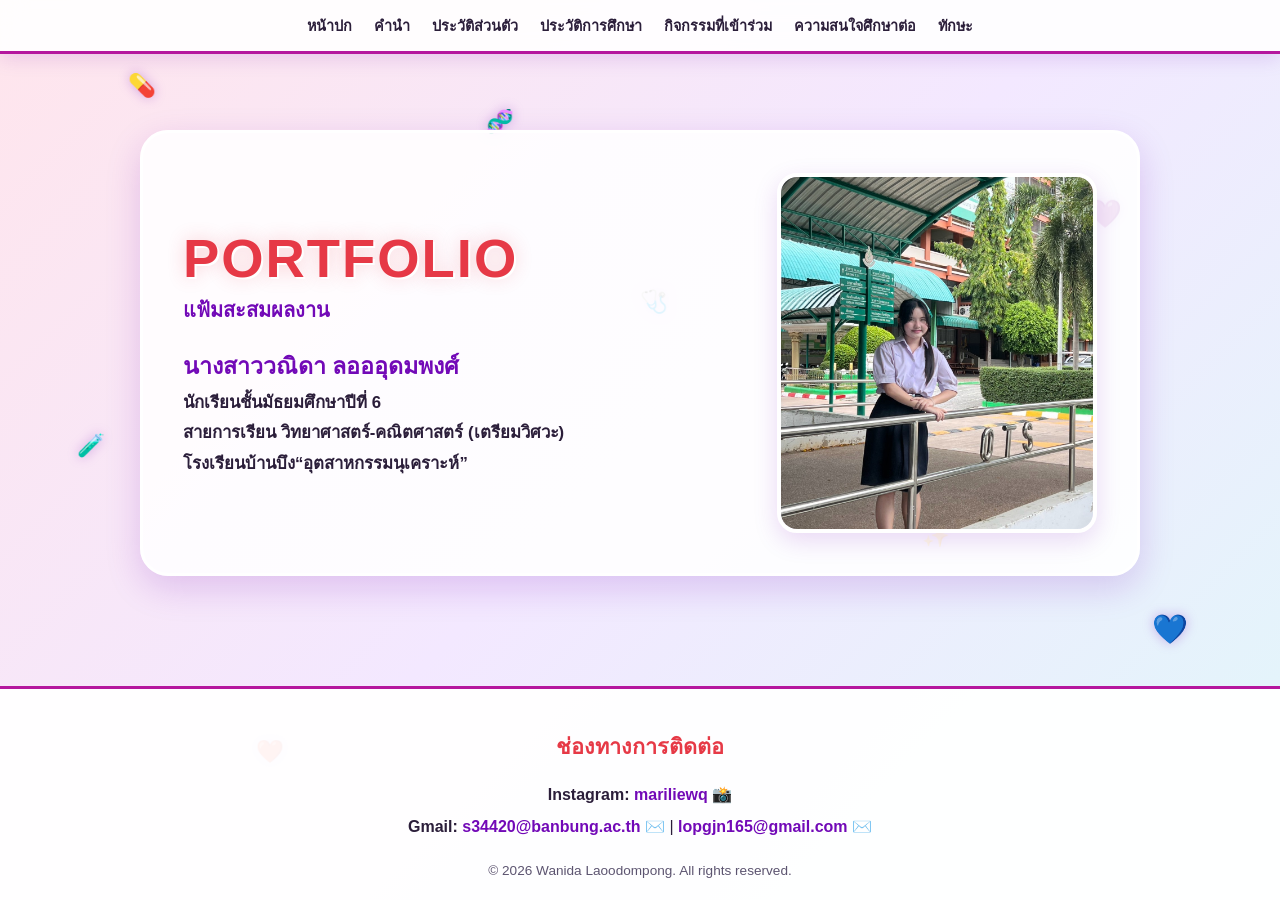
<file: index.html>
<!DOCTYPE html>
<html lang="th">
<head>
  <meta charset="UTF-8">
  <meta name="viewport" content="width=device-width, initial-scale=1.0">
  <meta name="description" content="แฟ้มสะสมผลงาน Portfolio ของวณิดา ลอออุดมพงศ์">
  <title>หน้าปก // PORTFOLIO</title>
  <link rel="stylesheet" href="style.css">
</head>

<body>

  <!-- พื้นหลัง -->
  <div class="sparkles-container">
    <div class="sparkle s1">💊</div>
    <div class="sparkle s2">💜</div>
    <div class="sparkle s3">🧪</div>
    <div class="sparkle s4">💙</div>
    <div class="sparkle s5">❤️</div>
    <div class="sparkle s6">🩺</div>
    <div class="sparkle s7">✨</div>
    <div class="sparkle s8">🧬</div>
  </div>

  <!-- Navbar -->
  <nav class="navbar">
    <div class="nav-container">
      <a href="index.html">หน้าปก</a>
      <a href="introduction.html">คำนำ</a>
      <a href="profile.html">ประวัติส่วนตัว</a>
      <a href="education.html">ประวัติการศึกษา</a>
      <a href="activities.html">กิจกรรมที่เข้าร่วม</a>
      <a href="future-study.html">ความสนใจศึกษาต่อ</a>
      <a href="skills.html">ทักษะ</a>
    </div>
  </nav>

  <!-- หน้าปก -->
  <header class="cover-page">

    <div class="cover-container">

      <div class="cover-text-side">

        <h1>PORTFOLIO</h1>

        <p class="subtitle">
          แฟ้มสะสมผลงาน 
        </p>

        <div class="cover-details">

          <p class="student-name">
            นางสาววณิดา ลอออุดมพงศ์
          </p>

          <p class="student-level">
            นักเรียนชั้นมัธยมศึกษาปีที่ 6
          </p>

          <p class="student-plan">
            สายการเรียน วิทยาศาสตร์-คณิตศาสตร์ (เตรียมวิศวะ)
          </p>

          <p class="school-name">
            <b>โรงเรียนบ้านบึง“อุตสาหกรรมนุเคราะห์”</b>
          </p>

        </div>

      </div>

      <div class="cover-media-side">

        <div class="img-box">

          <img
            src="IMG_2331.jpeg"
            alt="รูปหน้าปก"
            class="portfolio-img"
          >

        </div>

      </div>

    </div>

  </header>

  <!-- Footer -->
  <footer>
    <div class="footer-content">

      <h3>ช่องทางการติดต่อ</h3>

      <div class="contact-grid">

        <p>
          <strong>Instagram:</strong>
          <a href="https://instagram.com/mariliewq" target="_blank">
            mariliewq 📸
          </a>
        </p>

        <p>
          <strong>Gmail:</strong>
          <a href="mailto:s34420@banbung.ac.th">
            s34420@banbung.ac.th ✉️
          </a>
          |
          <a href="mailto:lopgjn165@gmail.com">
            lopgjn165@gmail.com ✉️
          </a>
        </p>

      </div>

      <p class="copyright">
        &copy; <span id="year"></span>
        Wanida Laoodompong. All rights reserved.
      </p>

    </div>
  </footer>

  <script src="script.js"></script>

</body>
</html>
</file>
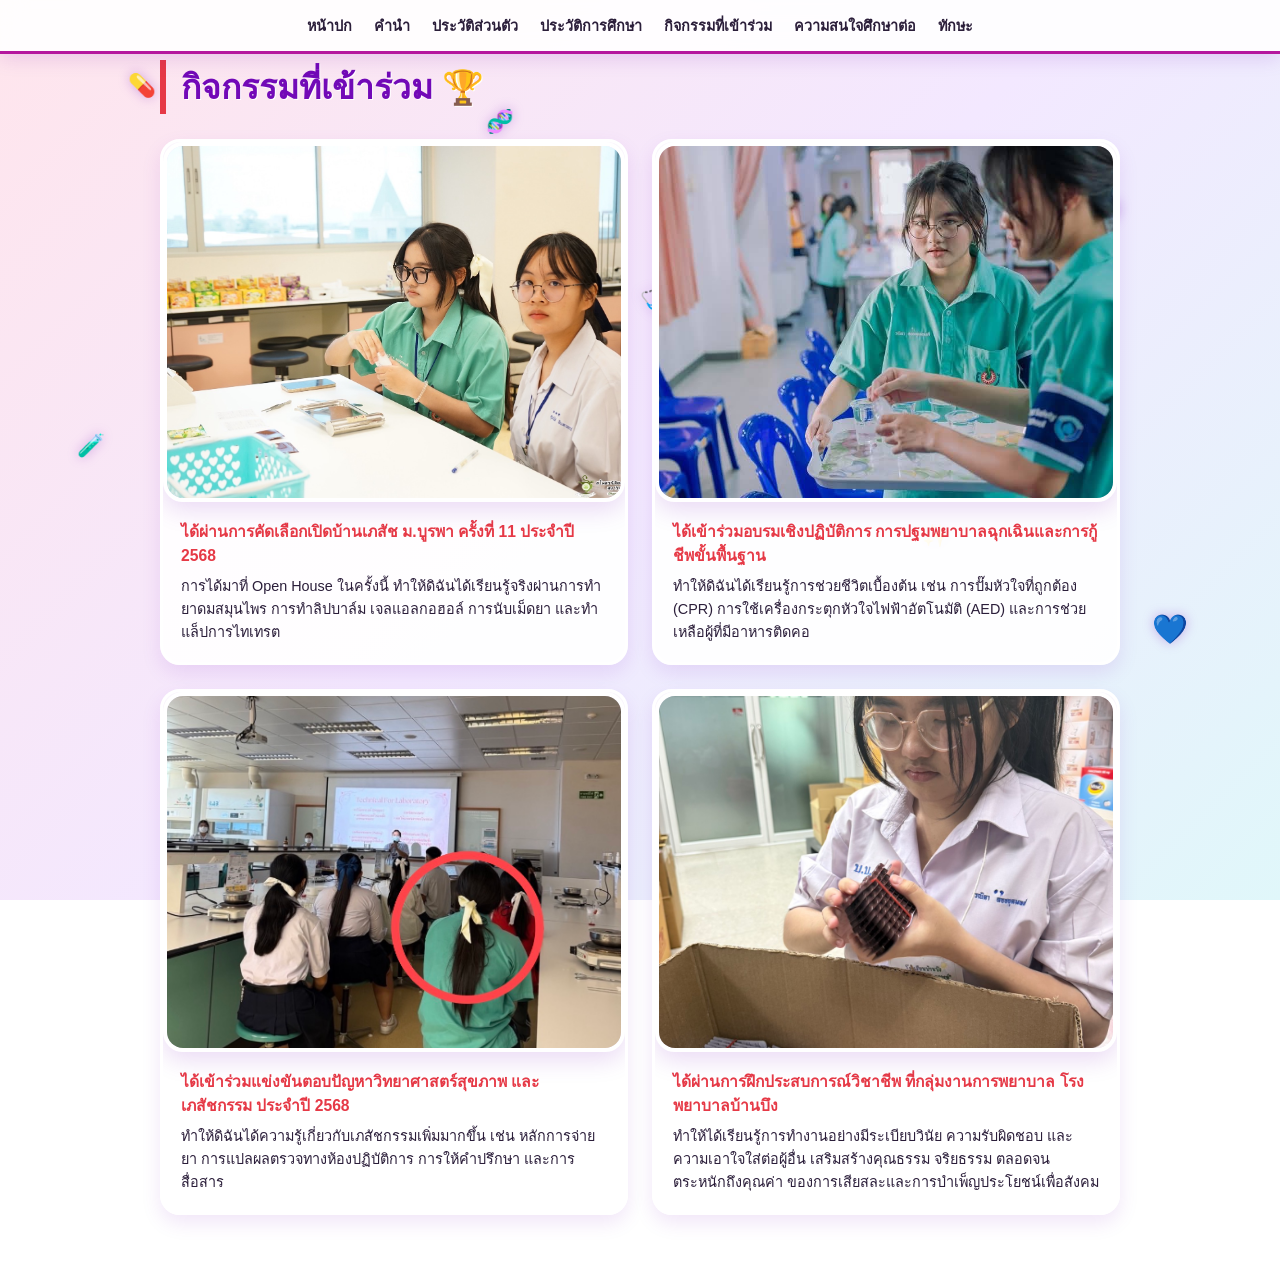
<file: activities.html>
<!DOCTYPE html>
<html lang="th">

<head>
  <meta charset="UTF-8">
  <meta name="viewport" content="width=device-width, initial-scale=1.0">
  <title>กิจกรรมที่เข้าร่วม // PORTFOLIO</title>
  <link rel="stylesheet" href="style.css">
</head>

<body>

  <div class="sparkles-container">
    <div class="sparkle s1">💊</div>
    <div class="sparkle s2">💜</div>
    <div class="sparkle s3">🧪</div>
    <div class="sparkle s4">💙</div>
    <div class="sparkle s5">❤️</div>
    <div class="sparkle s6">🩺</div>
    <div class="sparkle s7">✨</div>
    <div class="sparkle s8">🧬</div>
  </div>

  <nav class="navbar">
    <div class="nav-container">
      <a href="index.html">หน้าปก</a>
      <a href="introduction.html">คำนำ</a>
      <a href="profile.html">ประวัติส่วนตัว</a>
      <a href="education.html">ประวัติการศึกษา</a>
      <a href="activities.html">กิจกรรมที่เข้าร่วม</a>
      <a href="future-study.html">ความสนใจศึกษาต่อ</a>
      <a href="skills.html">ทักษะ</a>
    </div>
  </nav>

  <main class="container">

    <section>

      <h2>กิจกรรมที่เข้าร่วม 🏆</h2>

      <div class="gallery-grid-2x2">

        <!-- กิจกรรม 1 -->
        <div class="gallery-card">

          <div class="img-box">
            <img
              src="IMG_2333.jpeg"
              alt="เปิดบ้านเภสัช ม.บูรพา"
              class="portfolio-img"
            >
          </div>

          <div class="gallery-info">

            <p class="activity-title">
              ได้ผ่านการคัดเลือกเปิดบ้านเภสัช ม.บูรพา
              ครั้งที่ 11 ประจำปี 2568
            </p>

            <p class="activity-desc">
              การได้มาที่ Open House ในครั้งนี้
              ทำให้ดิฉันได้เรียนรู้จริงผ่านการทำยาดมสมุนไพร
              การทำลิปบาล์ม เจลแอลกอฮอล์ การนับเม็ดยา
              และทำแล็ปการไทเทรต
            </p>

          </div>
        </div>

        <!-- กิจกรรม 2 -->
        <div class="gallery-card">

          <div class="img-box">
            <img
              src="IMG_2336.jpeg"
              alt="อบรมปฐมพยาบาลฉุกเฉิน"
              class="portfolio-img"
            >
          </div>

          <div class="gallery-info">

            <p class="activity-title">
              ได้เข้าร่วมอบรมเชิงปฏิบัติการ
              การปฐมพยาบาลฉุกเฉินและการกู้ชีพขั้นพื้นฐาน
            </p>

            <p class="activity-desc">
              ทำให้ดิฉันได้เรียนรู้การช่วยชีวิตเบื้องต้น เช่น
              การปั๊มหัวใจที่ถูกต้อง (CPR)
              การใช้เครื่องกระตุกหัวใจไฟฟ้าอัตโนมัติ (AED)
              และการช่วยเหลือผู้ที่มีอาหารติดคอ
            </p>

          </div>
        </div>

        <!-- กิจกรรม 3 -->
        <div class="gallery-card">

          <div class="img-box">
            <img
              src="IMG_2342.jpeg"
              alt="แข่งตอบปัญหาวิทยาศาสตร์สุขภาพ"
              class="portfolio-img"
            >
          </div>

          <div class="gallery-info">

            <p class="activity-title">
              ได้เข้าร่วมแข่งขันตอบปัญหาวิทยาศาสตร์สุขภาพ
              และเภสัชกรรม ประจำปี 2568
            </p>

            <p class="activity-desc">
              ทำให้ดิฉันได้ความรู้เกี่ยวกับเภสัชกรรมเพิ่มมากขึ้น
              เช่น หลักการจ่ายยา การแปลผลตรวจทางห้องปฏิบัติการ
              การให้คำปรึกษา และการสื่อสาร
            </p>

          </div>
        </div>

        <!-- กิจกรรม 4 -->
        <div class="gallery-card">

          <div class="img-box">
            <img
              src="IMG_2355.jpeg"
              alt="ฝึกประสบการณ์วิชาชีพ"
              class="portfolio-img"
            >
          </div>

          <div class="gallery-info">

            <p class="activity-title">
              ได้ผ่านการฝึกประสบการณ์วิชาชีพ
              ที่กลุ่มงานการพยาบาล โรงพยาบาลบ้านบึง
            </p>

            <p class="activity-desc">
              ทำให้ได้เรียนรู้การทำงานอย่างมีระเบียบวินัย
              ความรับผิดชอบ และความเอาใจใส่ต่อผู้อื่น
              เสริมสร้างคุณธรรม จริยธรรม ตลอดจนตระหนักถึงคุณค่า
              ของการเสียสละและการบำเพ็ญประโยชน์เพื่อสังคม
            </p>

          </div>
        </div>

      </div>

    </section>

  </main>

  <script src="script.js"></script>

</body>
</html>
</file>
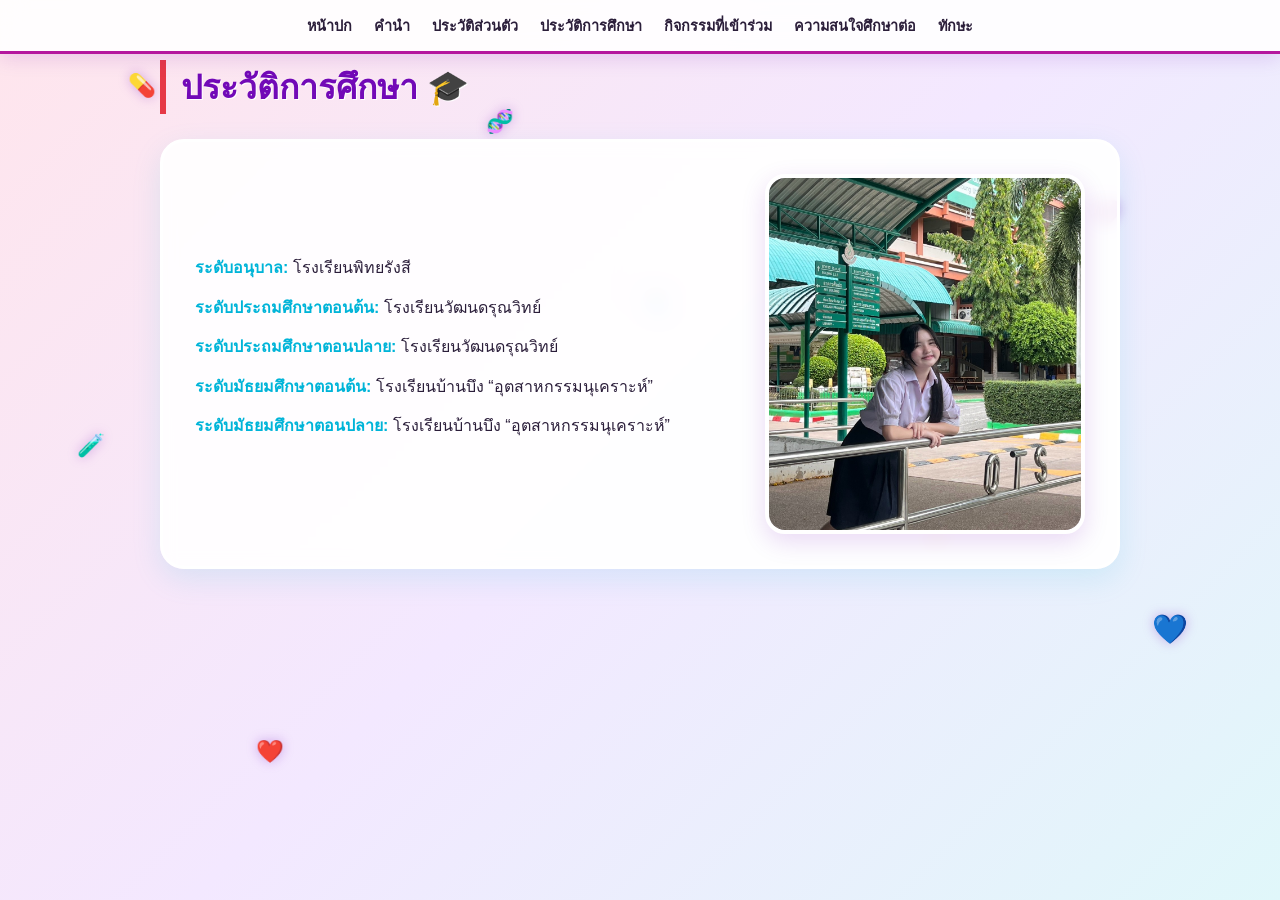
<file: education.html>
<!DOCTYPE html>
<html lang="th">

<head>
  <meta charset="UTF-8">
  <meta name="viewport" content="width=device-width, initial-scale=1.0">
  <title>ประวัติการศึกษา // PORTFOLIO</title>
  <link rel="stylesheet" href="style.css">
</head>

<body>

  <div class="sparkles-container">
    <div class="sparkle s1">💊</div>
    <div class="sparkle s2">💜</div>
    <div class="sparkle s3">🧪</div>
    <div class="sparkle s4">💙</div>
    <div class="sparkle s5">❤️</div>
    <div class="sparkle s6">🩺</div>
    <div class="sparkle s7">✨</div>
    <div class="sparkle s8">🧬</div>
  </div>

  <nav class="navbar">
    <div class="nav-container">
      <a href="index.html">หน้าปก</a>
      <a href="introduction.html">คำนำ</a>
      <a href="profile.html">ประวัติส่วนตัว</a>
      <a href="education.html">ประวัติการศึกษา</a>
      <a href="activities.html">กิจกรรมที่เข้าร่วม</a>
      <a href="future-study.html">ความสนใจศึกษาต่อ</a>
      <a href="skills.html">ทักษะ</a>
    </div>
  </nav>

  <main class="container">

    <section>

      <h2>ประวัติการศึกษา 🎓</h2>

      <div class="section-card flex-card">

        <div class="card-text">

          <ul class="edu-info-list">

            <li>
              <strong>ระดับอนุบาล:</strong>
              โรงเรียนพิทยรังสี
            </li>

            <li>
              <strong>ระดับประถมศึกษาตอนต้น:</strong>
              โรงเรียนวัฒนดรุณวิทย์
            </li>

            <li>
              <strong>ระดับประถมศึกษาตอนปลาย:</strong>
              โรงเรียนวัฒนดรุณวิทย์
            </li>

            <li>
              <strong>ระดับมัธยมศึกษาตอนต้น:</strong>
              โรงเรียนบ้านบึง “อุตสาหกรรมนุเคราะห์”
            </li>

            <li>
              <strong>ระดับมัธยมศึกษาตอนปลาย:</strong>
              โรงเรียนบ้านบึง “อุตสาหกรรมนุเคราะห์”
            </li>

          </ul>

        </div>

        <div class="card-media">

          <div class="img-box">

            <img
              src="IMG_2332.jpeg"
              alt="ประวัติการศึกษา"
              class="portfolio-img"
            >

          </div>

        </div>

      </div>

    </section>

  </main>

  <script src="script.js"></script>

</body>
</html>
</file>
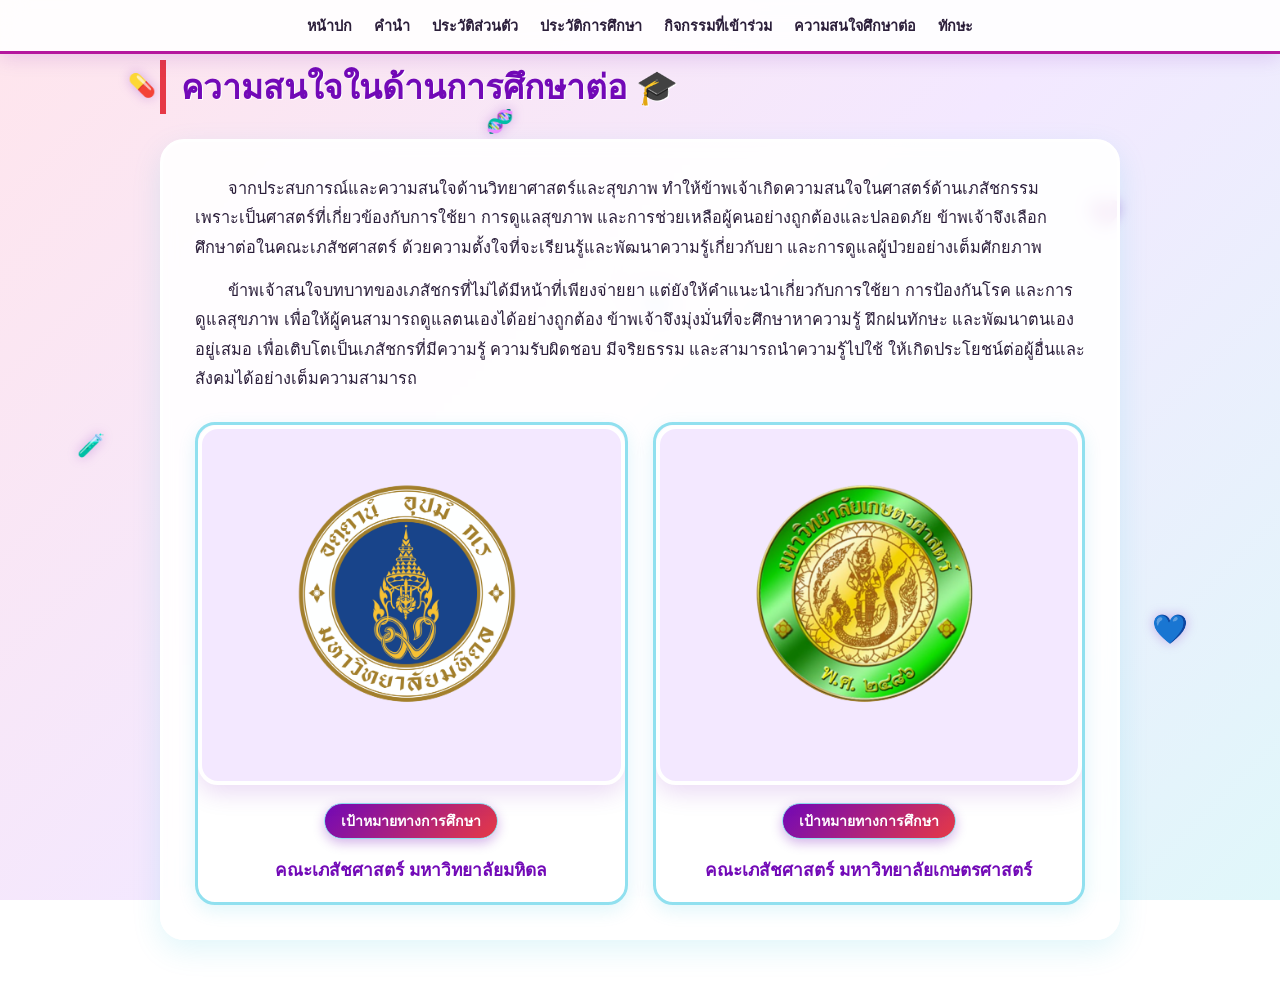
<file: future-study.html>
<!DOCTYPE html>
<html lang="th">

<head>
  <meta charset="UTF-8">
  <meta name="viewport" content="width=device-width, initial-scale=1.0">
  <title>ความสนใจศึกษาต่อ // PORTFOLIO</title>
  <link rel="stylesheet" href="style.css">
</head>

<body>

  <div class="sparkles-container">
    <div class="sparkle s1">💊</div>
    <div class="sparkle s2">💜</div>
    <div class="sparkle s3">🧪</div>
    <div class="sparkle s4">💙</div>
    <div class="sparkle s5">❤️</div>
    <div class="sparkle s6">🩺</div>
    <div class="sparkle s7">✨</div>
    <div class="sparkle s8">🧬</div>
  </div>

  <nav class="navbar">
    <div class="nav-container">
      <a href="index.html">หน้าปก</a>
      <a href="introduction.html">คำนำ</a>
      <a href="profile.html">ประวัติส่วนตัว</a>
      <a href="education.html">ประวัติการศึกษา</a>
      <a href="activities.html">กิจกรรมที่เข้าร่วม</a>
      <a href="future-study.html">ความสนใจศึกษาต่อ</a>
      <a href="skills.html">ทักษะ</a>
    </div>
  </nav>

  <main class="container">

    <section>

      <h2>ความสนใจในด้านการศึกษาต่อ 🎓</h2>

      <div class="section-card future-wrapper">

        <div class="future-intro">

          <p>
            จากประสบการณ์และความสนใจด้านวิทยาศาสตร์และสุขภาพ
            ทำให้ข้าพเจ้าเกิดความสนใจในศาสตร์ด้านเภสัชกรรม
            เพราะเป็นศาสตร์ที่เกี่ยวข้องกับการใช้ยา การดูแลสุขภาพ
            และการช่วยเหลือผู้คนอย่างถูกต้องและปลอดภัย
            ข้าพเจ้าจึงเลือกศึกษาต่อในคณะเภสัชศาสตร์
            ด้วยความตั้งใจที่จะเรียนรู้และพัฒนาความรู้เกี่ยวกับยา
            และการดูแลผู้ป่วยอย่างเต็มศักยภาพ
          </p>

          <p>
            ข้าพเจ้าสนใจบทบาทของเภสัชกรที่ไม่ได้มีหน้าที่เพียงจ่ายยา
            แต่ยังให้คำแนะนำเกี่ยวกับการใช้ยา การป้องกันโรค
            และการดูแลสุขภาพ เพื่อให้ผู้คนสามารถดูแลตนเองได้อย่างถูกต้อง
            ข้าพเจ้าจึงมุ่งมั่นที่จะศึกษาหาความรู้ ฝึกฝนทักษะ
            และพัฒนาตนเองอยู่เสมอ เพื่อเติบโตเป็นเภสัชกรที่มีความรู้
            ความรับผิดชอบ มีจริยธรรม และสามารถนำความรู้ไปใช้
            ให้เกิดประโยชน์ต่อผู้อื่นและสังคมได้อย่างเต็มความสามารถ
          </p>

        </div>

        <div class="uni-grid">

          <!-- มหิดล -->
          <div class="uni-card">

            <div class="img-box">

              <img
                src="ไม่มีชื่อ 202_20260904135551.png"
                alt="มหาวิทยาลัยมหิดล"
                class="portfolio-img"
              >

            </div>

            <div class="uni-info">

              <span class="badge highlight">
                เป้าหมายทางการศึกษา
              </span>

              <h4 class="faculty-name">
                คณะเภสัชศาสตร์ มหาวิทยาลัยมหิดล
              </h4>

            </div>

          </div>

          <!-- เกษตรศาสตร์ -->
          <div class="uni-card">

            <div class="img-box">

              <img
                src="ไม่มีชื่อ 202_20260904140915.png"
                alt="มหาวิทยาลัยเกษตรศาสตร์"
                class="portfolio-img"
              >

            </div>

            <div class="uni-info">

              <span class="badge highlight">
                เป้าหมายทางการศึกษา
              </span>

              <h4 class="faculty-name">
                คณะเภสัชศาสตร์ มหาวิทยาลัยเกษตรศาสตร์
              </h4>

            </div>

          </div>

        </div>

      </div>

    </section>

  </main>

  <script src="script.js"></script>

</body>
</html>
</file>
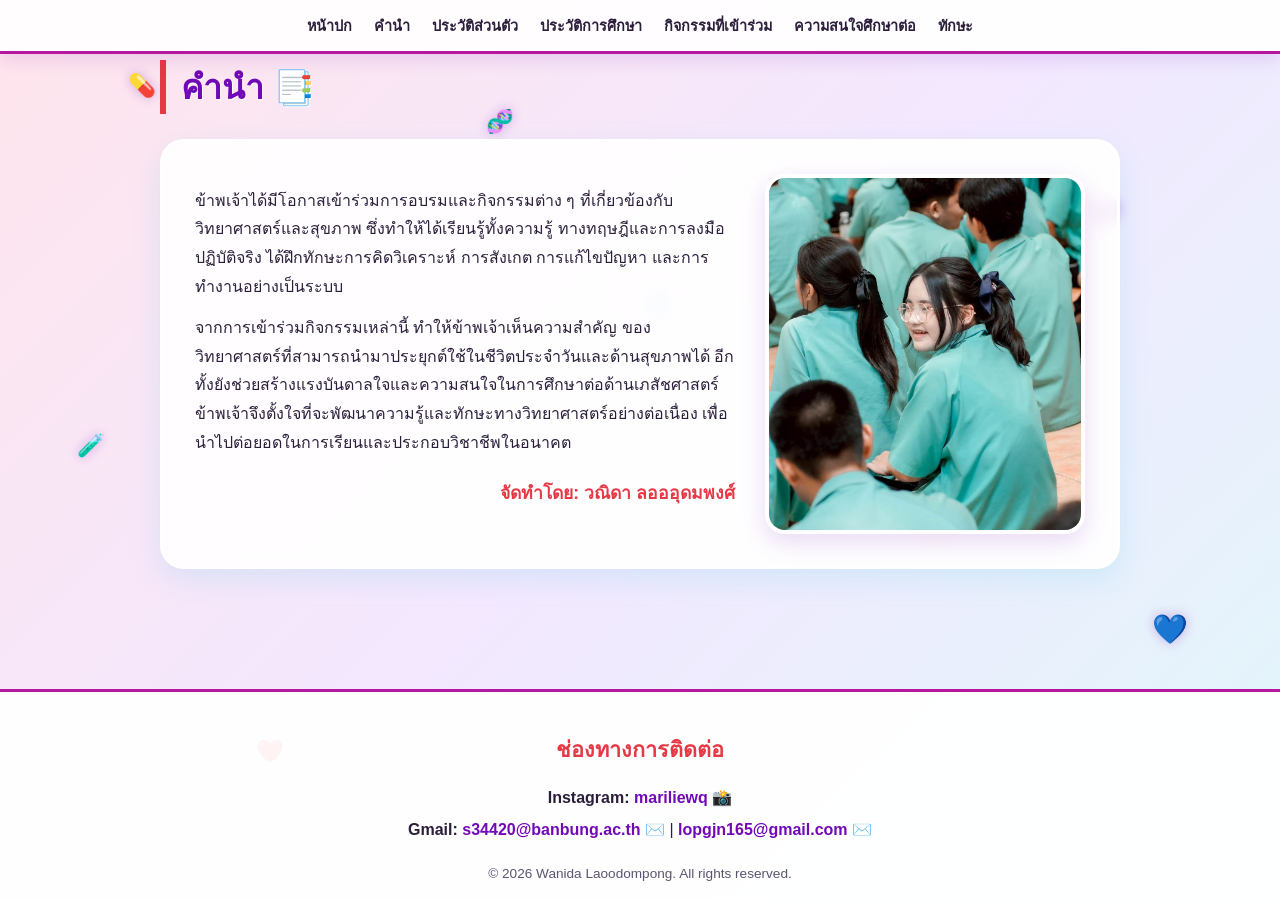
<file: introduction.html>
<!DOCTYPE html>
<html lang="th">

<head>
  <meta charset="UTF-8">
  <meta name="viewport" content="width=device-width, initial-scale=1.0">
  <title>คำนำ // PORTFOLIO</title>
  <link rel="stylesheet" href="style.css">
</head>

<body>

  <div class="sparkles-container">
    <div class="sparkle s1">💊</div>
    <div class="sparkle s2">💜</div>
    <div class="sparkle s3">🧪</div>
    <div class="sparkle s4">💙</div>
    <div class="sparkle s5">❤️</div>
    <div class="sparkle s6">🩺</div>
    <div class="sparkle s7">✨</div>
    <div class="sparkle s8">🧬</div>
  </div>

  <nav class="navbar">
    <div class="nav-container">
      <a href="index.html">หน้าปก</a>
      <a href="introduction.html">คำนำ</a>
      <a href="profile.html">ประวัติส่วนตัว</a>
      <a href="education.html">ประวัติการศึกษา</a>
      <a href="activities.html">กิจกรรมที่เข้าร่วม</a>
      <a href="future-study.html">ความสนใจศึกษาต่อ</a>
      <a href="skills.html">ทักษะ</a>
    </div>
  </nav>

  <main class="container">

    <section>
      <h2>คำนำ 📑</h2>

      <div class="section-card flex-card">

        <div class="card-text">

          <p>
            ข้าพเจ้าได้มีโอกาสเข้าร่วมการอบรมและกิจกรรมต่าง ๆ
            ที่เกี่ยวข้องกับวิทยาศาสตร์และสุขภาพ ซึ่งทำให้ได้เรียนรู้ทั้งความรู้
            ทางทฤษฎีและการลงมือปฏิบัติจริง ได้ฝึกทักษะการคิดวิเคราะห์
            การสังเกต การแก้ไขปัญหา และการทำงานอย่างเป็นระบบ
          </p>

          <p>
            จากการเข้าร่วมกิจกรรมเหล่านี้ ทำให้ข้าพเจ้าเห็นความสำคัญ
            ของวิทยาศาสตร์ที่สามารถนำมาประยุกต์ใช้ในชีวิตประจำวันและด้านสุขภาพได้
            อีกทั้งยังช่วยสร้างแรงบันดาลใจและความสนใจในการศึกษาต่อด้านเภสัชศาสตร์
            ข้าพเจ้าจึงตั้งใจที่จะพัฒนาความรู้และทักษะทางวิทยาศาสตร์อย่างต่อเนื่อง
            เพื่อนำไปต่อยอดในการเรียนและประกอบวิชาชีพในอนาคต
          </p>

          <div class="signature-box">
            <p>
              <strong>จัดทำโดย:</strong>
              วณิดา ลอออุดมพงศ์
            </p>
          </div>

        </div>

        <div class="card-media">

          <div class="img-box">

            <img
              src="IMG_2352.jpeg"
              alt="คำนำ"
              class="portfolio-img"
            >

          </div>

        </div>

      </div>
    </section>

  </main>

  <footer>
    <div class="footer-content">

      <h3>ช่องทางการติดต่อ</h3>

      <div class="contact-grid">
        <p>
          <strong>Instagram:</strong>
          <a href="https://instagram.com/mariliewq" target="_blank">
            mariliewq 📸
          </a>
        </p>

        <p>
          <strong>Gmail:</strong>
          <a href="mailto:s34420@banbung.ac.th">
            s34420@banbung.ac.th ✉️
          </a>
          |
          <a href="mailto:lopgjn165@gmail.com">
            lopgjn165@gmail.com ✉️
          </a>
        </p>
      </div>

      <p class="copyright">
        &copy; <span id="year"></span> Wanida Laoodompong.
        All rights reserved.
      </p>

    </div>
  </footer>

  <script src="script.js"></script>

</body>
</html>
</file>
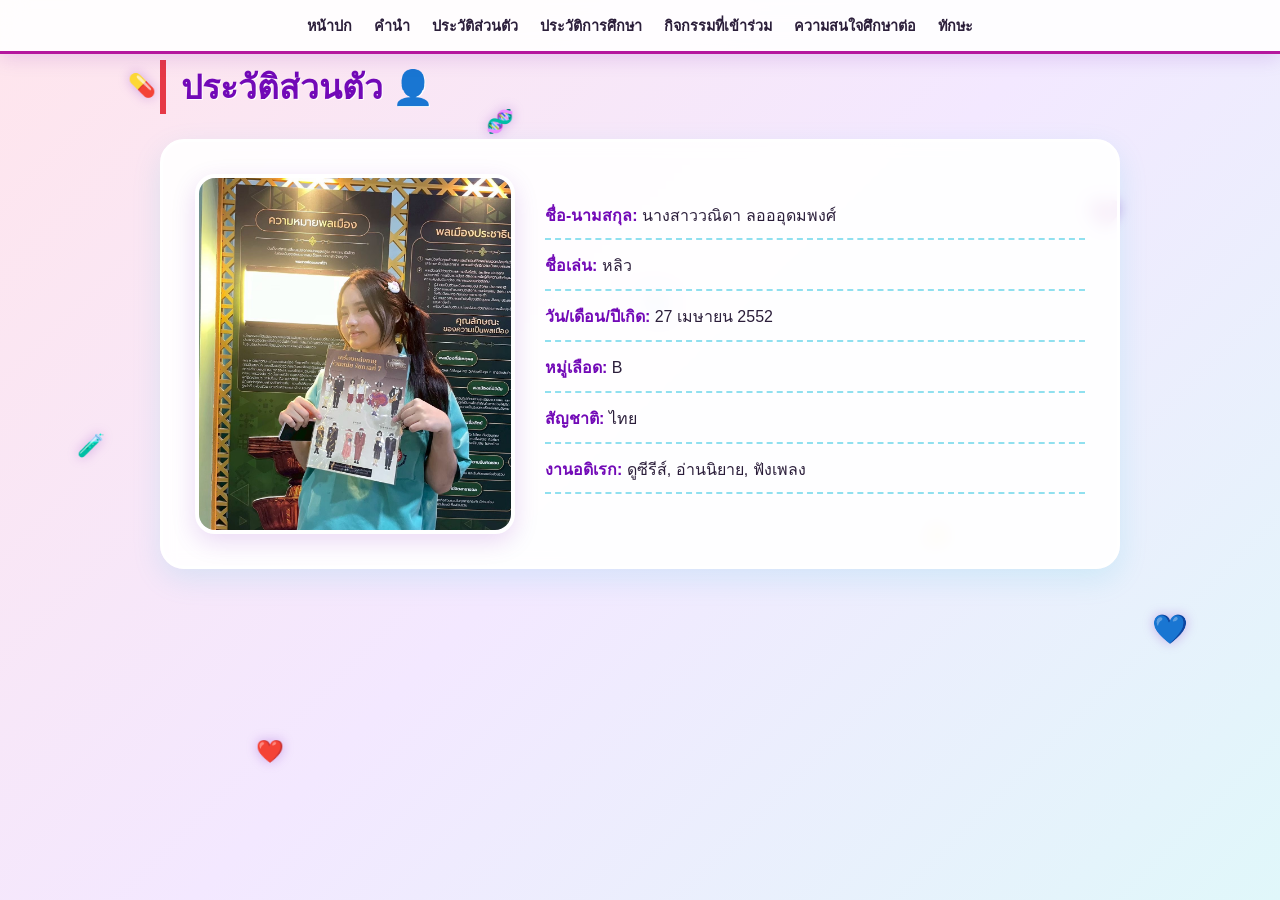
<file: profile.html>
<!DOCTYPE html>
<html lang="th">

<head>
  <meta charset="UTF-8">
  <meta name="viewport" content="width=device-width, initial-scale=1.0">
  <title>ประวัติส่วนตัว // PORTFOLIO</title>
  <link rel="stylesheet" href="style.css">
</head>

<body>

  <div class="sparkles-container">
    <div class="sparkle s1">💊</div>
    <div class="sparkle s2">💜</div>
    <div class="sparkle s3">🧪</div>
    <div class="sparkle s4">💙</div>
    <div class="sparkle s5">❤️</div>
    <div class="sparkle s6">🩺</div>
    <div class="sparkle s7">✨</div>
    <div class="sparkle s8">🧬</div>
  </div>

  <nav class="navbar">
    <div class="nav-container">
      <a href="index.html">หน้าปก</a>
      <a href="introduction.html">คำนำ</a>
      <a href="profile.html">ประวัติส่วนตัว</a>
      <a href="education.html">ประวัติการศึกษา</a>
      <a href="activities.html">กิจกรรมที่เข้าร่วม</a>
      <a href="future-study.html">ความสนใจศึกษาต่อ</a>
      <a href="skills.html">ทักษะ</a>
    </div>
  </nav>

  <main class="container">

    <section>

      <h2>ประวัติส่วนตัว 👤</h2>

      <div class="section-card flex-card reverse-mobile">

        <div class="card-media">

          <div class="img-box">

            <img
              src="IMG_2351.jpeg"
              alt="ประวัติส่วนตัว"
              class="portfolio-img"
            >

          </div>

        </div>

        <div class="card-text">

          <ul class="info-list">

            <li>
              <strong>ชื่อ-นามสกุล:</strong>
              นางสาววณิดา ลอออุดมพงศ์
            </li>

            <li>
              <strong>ชื่อเล่น:</strong>
              หลิว
            </li>

            <li>
              <strong>วัน/เดือน/ปีเกิด:</strong>
              27 เมษายน 2552
            </li>

            <li>
              <strong>หมู่เลือด:</strong>
              B
            </li>

            <li>
              <strong>สัญชาติ:</strong>
              ไทย
            </li>

            <li>
              <strong>งานอดิเรก:</strong>
              ดูซีรีส์, อ่านนิยาย, ฟังเพลง
            </li>

          </ul>

        </div>

      </div>

    </section>

  </main>

  <script src="script.js"></script>

</body>
</html>
</file>
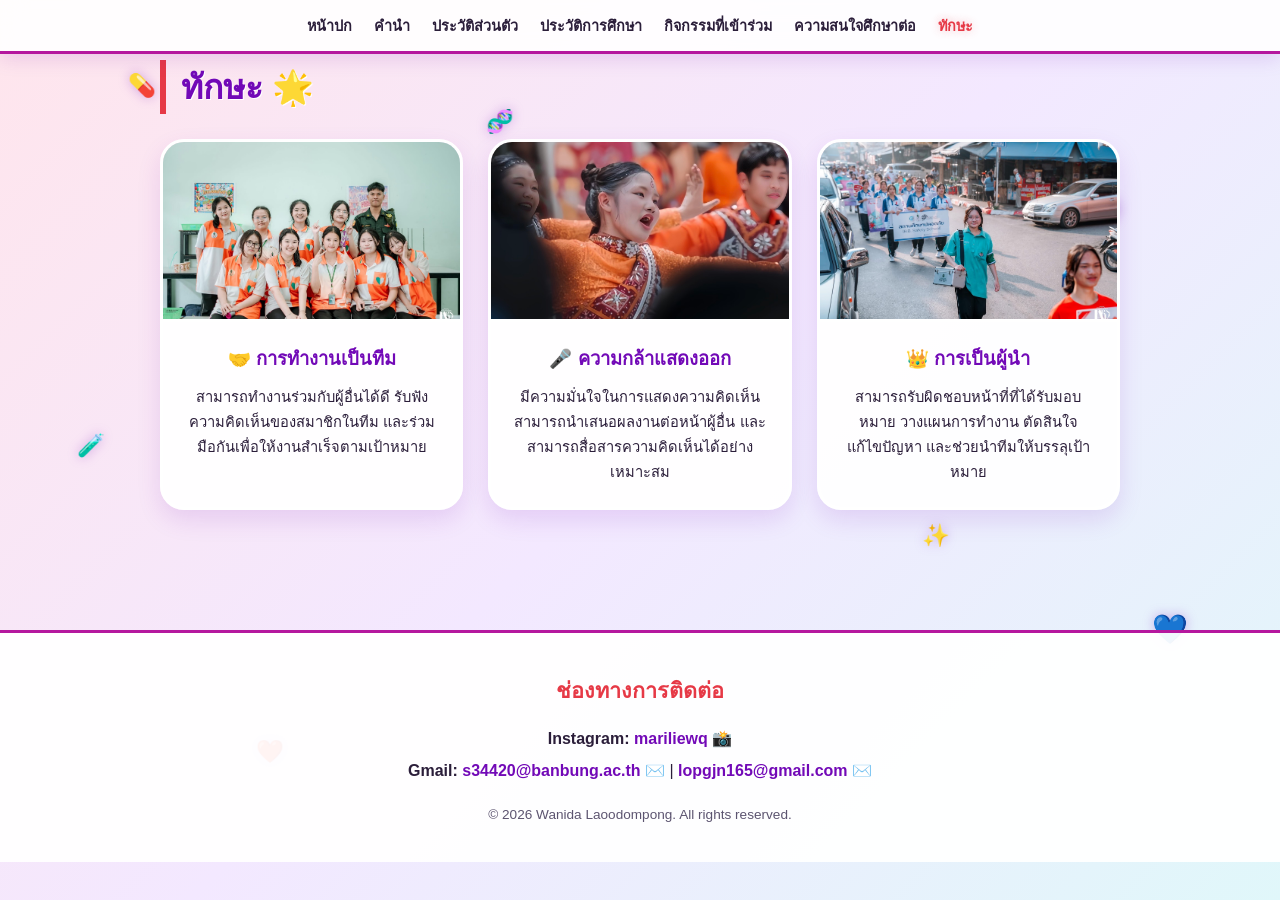
<file: skills.html>
<!DOCTYPE html>
<html lang="th">

<head>
  <meta charset="UTF-8">

  <meta name="viewport"
        content="width=device-width, initial-scale=1.0">

  <meta name="description"
        content="ทักษะและความสามารถของวณิดา ลอออุดมพงศ์">

  <title>ทักษะ // PORTFOLIO</title>

  <link rel="stylesheet" href="style.css">
</head>

<body>

  <!-- พื้นหลัง -->
  <div class="sparkles-container">
    <div class="sparkle s1">💊</div>
    <div class="sparkle s2">💜</div>
    <div class="sparkle s3">🧪</div>
    <div class="sparkle s4">💙</div>
    <div class="sparkle s5">❤️</div>
    <div class="sparkle s6">🩺</div>
    <div class="sparkle s7">✨</div>
    <div class="sparkle s8">🧬</div>
  </div>


  <!-- Navbar -->
  <nav class="navbar">

    <div class="nav-container">

      <a href="index.html">หน้าปก</a>

      <a href="introduction.html">คำนำ</a>

      <a href="profile.html">ประวัติส่วนตัว</a>

      <a href="education.html">ประวัติการศึกษา</a>

      <a href="activities.html">กิจกรรมที่เข้าร่วม</a>

      <a href="future-study.html">ความสนใจศึกษาต่อ</a>

      <a href="skills.html" class="active">ทักษะ</a>

    </div>

  </nav>


  <!-- เนื้อหา -->
  <main class="container">

    <section>

      <h2>ทักษะ 🌟</h2>


      <!-- =========================
            ช่องทักษะ 3 ช่องแนวนอน
      ========================== -->

      <div class="skills-grid">


        <!-- ทักษะที่ 1 -->
        <div class="skill-box">

          <div class="skill-img-placeholder">
            <img src="IMG_2433.jpeg" alt="การทำงานเป็นทีม">
          </div>

          <div class="skill-info">

            <h3>
              🤝 การทำงานเป็นทีม
            </h3>

            <p>
              สามารถทำงานร่วมกับผู้อื่นได้ดี
              รับฟังความคิดเห็นของสมาชิกในทีม
              และร่วมมือกันเพื่อให้งานสำเร็จตามเป้าหมาย
            </p>

          </div>

        </div>


        <!-- ทักษะที่ 2 -->
        <div class="skill-box">

          <div class="skill-img-placeholder">
            <img src="IMG_2476.jpeg" alt="ความกล้าแสดงออก">
          </div>

          <div class="skill-info">

            <h3>
              🎤 ความกล้าแสดงออก
            </h3>

            <p>
              มีความมั่นใจในการแสดงความคิดเห็น
              สามารถนำเสนอผลงานต่อหน้าผู้อื่น
              และสามารถสื่อสารความคิดเห็นได้อย่างเหมาะสม
            </p>

          </div>

        </div>


        <!-- ทักษะที่ 3 -->
        <div class="skill-box">

          <div class="skill-img-placeholder">
            <img src="IMG_2430.jpeg" alt="การเป็นผู้นำ">
          </div>

          <div class="skill-info">

            <h3>
              👑 การเป็นผู้นำ
            </h3>

            <p>
              สามารถรับผิดชอบหน้าที่ที่ได้รับมอบหมาย
              วางแผนการทำงาน ตัดสินใจแก้ไขปัญหา
              และช่วยนำทีมให้บรรลุเป้าหมาย
            </p>

          </div>

        </div>


      </div>

    </section>

  </main>


  <!-- Footer -->
  <footer>

    <div class="footer-content">

      <h3>ช่องทางการติดต่อ</h3>

      <div class="contact-grid">

        <p>
          <strong>Instagram:</strong>

          <a href="https://instagram.com/mariliewq"
             target="_blank"
             rel="noopener noreferrer">
            mariliewq 📸
          </a>
        </p>


        <p>
          <strong>Gmail:</strong>

          <a href="mailto:s34420@banbung.ac.th">
            s34420@banbung.ac.th ✉️
          </a>

          |

          <a href="mailto:lopgjn165@gmail.com">
            lopgjn165@gmail.com ✉️
          </a>
        </p>

      </div>


      <p class="copyright">

        &copy;
        <span id="year"></span>

        Wanida Laoodompong.
        All rights reserved.

      </p>

    </div>

  </footer>


  <script src="script.js"></script>

</body>

</html>
</file>
<file: style.css>
/* ─────────────────────────────────────────
   PORTFOLIO
   Red - Purple - Blue Theme
───────────────────────────────────────── */

:root {
  --primary-red: #e63946;
  --soft-red: #ff85a1;
  --light-red: #ffe5ec;

  --primary-purple: #7209b7;
  --soft-purple: #b5179e;
  --light-purple: #f3e8ff;

  --primary-blue: #00b4d8;
  --soft-blue: #90e0ef;
  --light-blue: #e0f7fa;

  --card-bg: rgba(255, 255, 255, 0.92);
  --text-dark: #2b1e3a;
  --text-muted: #5c5470;
}


/* ═════════════════════════════════════════
   RESET
═════════════════════════════════════════ */

* {
  box-sizing: border-box;
  margin: 0;
  padding: 0;
}

html {
  scroll-behavior: smooth;

  font-family:
    'Kanit',
    'Segoe UI',
    Thonburi,
    Tahoma,
    sans-serif;

  color: var(--text-dark);
}

body {
  overflow-x: hidden;

  background:
    linear-gradient(
      135deg,
      #ffe5ec 0%,
      #f3e8ff 50%,
      #e0f7fa 100%
    );

  background-attachment: fixed;

  position: relative;
}


/* ═════════════════════════════════════════
   FLOATING EMOJI BACKGROUND
═════════════════════════════════════════ */

.sparkles-container {
  position: fixed;

  top: 0;
  left: 0;

  width: 100%;
  height: 100%;

  pointer-events: none;

  z-index: 0;

  overflow: hidden;
}

.sparkle {
  position: absolute;

  font-size: 1.4rem;

  filter:
    drop-shadow(
      0 0 6px rgba(114, 9, 183, 0.3)
    );

  animation:
    floatSparkle
    3.5s
    infinite
    ease-in-out
    alternate;
}

.s1 {
  top: 8%;
  left: 10%;
  animation-delay: 0s;
}

.s2 {
  top: 22%;
  left: 85%;
  animation-delay: 0.8s;
  font-size: 1.7rem;
}

.s3 {
  top: 48%;
  left: 6%;
  animation-delay: 0.4s;
}

.s4 {
  top: 68%;
  left: 90%;
  animation-delay: 1.2s;
  font-size: 1.8rem;
}

.s5 {
  top: 82%;
  left: 20%;
  animation-delay: 1.8s;
}

.s6 {
  top: 32%;
  left: 50%;
  animation-delay: 0.6s;
}

.s7 {
  top: 58%;
  left: 72%;
  animation-delay: 1s;
}

.s8 {
  top: 12%;
  left: 38%;
  animation-delay: 1.4s;
}

@keyframes floatSparkle {

  0% {
    transform:
      translateY(0)
      scale(0.85)
      rotate(0deg);

    opacity: 0.6;
  }

  100% {
    transform:
      translateY(-22px)
      scale(1.2)
      rotate(20deg);

    opacity: 1;
  }

}


/* ═════════════════════════════════════════
   NAVBAR
═════════════════════════════════════════ */

.navbar {
  position: fixed;

  top: 0;
  left: 0;

  width: 100%;

  background:
    rgba(255, 255, 255, 0.90);

  backdrop-filter: blur(12px);
  -webkit-backdrop-filter: blur(12px);

  border-bottom:
    3px solid var(--soft-purple);

  box-shadow:
    0 4px 20px
    rgba(114, 9, 183, 0.15);

  z-index: 1000;
}

.nav-container {
  display: flex;

  justify-content: center;

  flex-wrap: wrap;

  gap: 12px 22px;

  padding: 14px 10px;
}

.nav-container a {
  text-decoration: none;

  color: var(--text-dark);

  font-weight: 700;

  font-size: 0.9rem;

  transition:
    all 0.3s ease;
}

.nav-container a:hover {
  color: var(--primary-red);

  text-shadow:
    0 0 10px
    rgba(230, 57, 70, 0.3);

  transform:
    translateY(-1px);
}

.nav-container a.active {
  color: var(--primary-red);

  text-shadow:
    0 0 10px
    rgba(230, 57, 70, 0.3);
}


/* ═════════════════════════════════════════
   IMAGE BOX
═════════════════════════════════════════ */

.img-box {
  width: 100%;
  height: 360px;

  border-radius: 20px;

  overflow: hidden;

  border: 4px solid #fff;

  background-color:
    var(--light-purple);

  box-shadow:
    0 8px 24px
    rgba(114, 9, 183, 0.15);

  position: relative;
}

.portfolio-img {
  width: 100%;
  height: 100%;

  object-fit: cover;

  display: block;
}


/* ═════════════════════════════════════════
   COVER / หน้าปก
═════════════════════════════════════════ */

header {
  padding:
    130px
    20px
    50px
    20px;

  position: relative;

  z-index: 1;
}

.cover-container {
  max-width: 1000px;

  margin: 0 auto;

  display: flex;

  align-items: center;

  justify-content: space-between;

  gap: 40px;

  background:
    rgba(255, 255, 255, 0.88);

  padding: 40px;

  border-radius: 28px;

  border: 3px solid #fff;

  box-shadow:
    0 12px 35px
    rgba(114, 9, 183, 0.18);
}

.cover-text-side {
  flex: 1;

  text-align: left;
}

header h1 {
  font-size: 3.4rem;

  font-weight: 900;

  letter-spacing: 2px;

  color: var(--primary-red);

  text-shadow:
    2px 2px 0 #fff,
    0 0 18px
    rgba(230, 57, 70, 0.25);
}

header .subtitle {
  font-size: 1.25rem;

  color: var(--primary-purple);

  font-weight: bold;

  margin-top: 4px;

  margin-bottom: 20px;
}

.cover-details {
  line-height: 1.8;

  color: var(--text-dark);
}

.cover-details .student-name {
  font-size: 1.45rem;

  font-weight: bold;

  color: var(--primary-purple);
}

.cover-details .student-level,
.cover-details .student-plan {
  font-size: 1.05rem;

  font-weight: 700;
}

.cover-details .school-name {
  font-size: 1.05rem;

  font-weight: 700 !important;

  color: var(--text-dark);
}

.cover-details .school-name b {
  font-weight: 700 !important;
}

.cover-media-side {
  width: 320px;

  flex-shrink: 0;
}


/* ═════════════════════════════════════════
   GENERAL LAYOUT
═════════════════════════════════════════ */

.container {
  max-width: 1000px;

  margin: 0 auto;

  padding: 20px;

  position: relative;

  z-index: 1;
}

section {
  scroll-margin-top: 90px;

  padding: 40px 0;
}

section h2 {
  font-size: 2.1rem;

  border-left:
    6px solid
    var(--primary-red);

  padding-left: 15px;

  margin-bottom: 25px;

  color: var(--primary-purple);

  text-shadow:
    1px 1px 0 #fff;
}

.section-card {
  background:
    var(--card-bg);

  border-radius: 24px;

  padding: 32px;

  border: 3px solid #fff;

  box-shadow:
    0 10px 30px
    rgba(0, 180, 216, 0.12);

  backdrop-filter: blur(8px);
}

.flex-card {
  display: flex;

  gap: 30px;

  align-items: center;
}

.card-text {
  flex: 1;

  line-height: 1.8;

  font-size: 1rem;
}

.card-text p {
  margin-bottom: 12px;
}

.card-media {
  width: 320px;

  flex-shrink: 0;
}

.signature-box {
  margin-top: 20px;

  text-align: right;

  color: var(--primary-red);

  font-size: 1.1rem;

  font-weight: bold;
}


/* ═════════════════════════════════════════
   PROFILE
═════════════════════════════════════════ */

.info-list {
  list-style: none;
}

.info-list li {
  margin-bottom: 12px;

  font-size: 1rem;

  border-bottom:
    2px dashed
    var(--soft-blue);

  padding-bottom: 8px;
}

.info-list strong {
  color: var(--primary-purple);
}


/* ═════════════════════════════════════════
   BADGES
═════════════════════════════════════════ */

.badge {
  display: inline-block;

  padding: 6px 16px;

  border-radius: 20px;

  background:
    var(--light-blue);

  color:
    var(--primary-blue);

  font-size: 0.88rem;

  font-weight: bold;

  margin-bottom: 12px;

  border:
    1px solid
    var(--soft-blue);
}

.badge.highlight {
  background:
    linear-gradient(
      135deg,
      var(--primary-purple),
      var(--primary-red)
    );

  color: #fff;

  box-shadow:
    0 4px 12px
    rgba(114, 9, 183, 0.3);
}


/* ═════════════════════════════════════════
   EDUCATION
═════════════════════════════════════════ */

.edu-info-list {
  list-style: none;
}

.edu-info-list li {
  margin-bottom: 14px;

  font-size: 1rem;

  line-height: 1.6;
}

.edu-info-list strong {
  color: var(--primary-blue);
}


/* ═════════════════════════════════════════
   FUTURE STUDY
═════════════════════════════════════════ */

.future-intro {
  margin-bottom: 28px;

  line-height: 1.8;

  font-size: 1.02rem;
}

.future-intro p {
  margin-bottom: 14px;

  text-indent: 2em;
}

.uni-grid {
  display: grid;

  grid-template-columns:
    repeat(2, 1fr);

  gap: 25px;
}

.uni-card {
  background:
    rgba(255, 255, 255, 0.95);

  border-radius: 20px;

  overflow: hidden;

  border:
    3px solid
    var(--soft-blue);

  box-shadow:
    0 6px 18px
    rgba(0, 180, 216, 0.12);

  transition:
    transform 0.3s ease,
    border-color 0.3s ease;
}

.uni-card:hover {
  transform:
    translateY(-6px);

  border-color:
    var(--primary-purple);
}

.uni-info {
  padding: 18px;

  text-align: center;
}

.faculty-name {
  color:
    var(--primary-purple);

  font-weight: bold;

  font-size: 1.08rem;

  margin-top: 5px;
}


/* ═════════════════════════════════════════
   ACTIVITIES
═════════════════════════════════════════ */

.gallery-grid-2x2 {
  display: grid;

  grid-template-columns:
    repeat(2, 1fr);

  gap: 24px;
}

.gallery-card {
  background:
    var(--card-bg);

  border-radius: 20px;

  overflow: hidden;

  border: 3px solid #fff;

  box-shadow:
    0 8px 20px
    rgba(114, 9, 183, 0.1);

  transition:
    all 0.3s ease;
}

.gallery-card:hover {
  transform:
    translateY(-6px);

  box-shadow:
    0 12px 28px
    rgba(230, 57, 70, 0.22);

  border-color:
    var(--soft-red);
}

.gallery-info {
  padding: 18px;
}

.activity-title {
  color:
    var(--primary-red);

  font-size: 0.98rem;

  font-weight: 700;

  margin-bottom: 8px;

  line-height: 1.5;
}

.activity-desc {
  color:
    var(--text-dark);

  font-size: 0.9rem;

  line-height: 1.6;
}


/* ═════════════════════════════════════════
   ⭐ SKILLS - 3 ช่องแนวนอน
═════════════════════════════════════════ */

.skills-grid {
  display: grid;

  grid-template-columns:
    repeat(3, 1fr);

  gap: 25px;

  width: 100%;
}


/* กล่องทักษะ */

.skill-box {
  background:
    rgba(255, 255, 255, 0.94);

  border-radius: 24px;

  overflow: hidden;

  border: 3px solid #fff;

  box-shadow:
    0 10px 25px
    rgba(114, 9, 183, 0.12);

  transition:
    transform 0.3s ease,
    box-shadow 0.3s ease,
    border-color 0.3s ease;
}


/* เอฟเฟกต์ Hover */

.skill-box:hover {
  transform:
    translateY(-8px);

  border-color:
    var(--soft-purple);

  box-shadow:
    0 16px 32px
    rgba(114, 9, 183, 0.22);
}


/* ═════════════════════════════════════════
   ช่องสำหรับใส่รูปภายหลัง
═════════════════════════════════════════ */

.skill-img-placeholder {
  width: 100%;

  height: 180px;

  display: flex;

  align-items: center;

  justify-content: center;

  background:
    linear-gradient(
      135deg,
      var(--light-red),
      var(--light-purple),
      var(--light-blue)
    );

  color:
    var(--primary-purple);

  font-size: 0.9rem;

  font-weight: bold;

  border-bottom:
    3px solid #fff;
}


/* เมื่อใส่รูปจริงภายหลัง */

.skill-img-placeholder img {
  width: 100%;

  height: 100%;

  object-fit: cover;

  display: block;
}


/* ═════════════════════════════════════════
   ข้อมูลทักษะ
═════════════════════════════════════════ */

.skill-info {
  padding: 22px;

  text-align: center;
}

.skill-info h3 {
  font-size: 1.15rem;

  margin-bottom: 12px;

  color:
    var(--primary-purple);
}

.skill-info p {
  font-size: 0.92rem;

  line-height: 1.7;

  color:
    var(--text-dark);
}


/* ═════════════════════════════════════════
   SKILLS แบบเก่า
   เผื่อหน้าอื่นยังใช้
═════════════════════════════════════════ */

.skills-tags-list {
  display: flex;

  flex-wrap: wrap;

  gap: 16px;

  list-style: none;

  justify-content: center;

  padding: 10px 0;
}

.skills-tags-list li {
  padding: 12px 30px;

  border-radius: 30px;

  font-weight: 700;

  font-size: 1.05rem;

  box-shadow:
    0 4px 12px
    rgba(0, 0, 0, 0.05);

  transition:
    transform 0.2s ease,
    box-shadow 0.2s ease;

  cursor: default;
}

.skills-tags-list li:hover {
  transform:
    translateY(-4px)
    scale(1.04);

  box-shadow:
    0 8px 18px
    rgba(114, 9, 183, 0.2);
}

.tag-red {
  background:
    var(--light-red);

  color:
    var(--primary-red);

  border:
    2px solid
    var(--soft-red);
}

.tag-purple {
  background:
    var(--light-purple);

  color:
    var(--primary-purple);

  border:
    2px solid
    var(--soft-purple);
}

.tag-blue {
  background:
    var(--light-blue);

  color:
    #0077b6;

  border:
    2px solid
    var(--primary-blue);
}


/* ═════════════════════════════════════════
   FOOTER
═════════════════════════════════════════ */

footer {
  background:
    rgba(255, 255, 255, 0.94);

  text-align: center;

  padding: 40px 20px;

  margin-top: 60px;

  border-top:
    3px solid
    var(--soft-purple);

  position: relative;

  z-index: 1;
}

footer h3 {
  color:
    var(--primary-red);

  margin-bottom: 15px;

  font-size: 1.35rem;
}

.contact-grid {
  line-height: 2;

  font-size: 1rem;
}

footer a {
  color:
    var(--primary-purple);

  text-decoration: none;

  font-weight: bold;
}

footer a:hover {
  text-decoration: underline;

  color:
    var(--primary-red);
}

.copyright {
  color:
    var(--text-muted);

  font-size: 0.85rem;

  margin-top: 20px;
}


/* ═════════════════════════════════════════
   RESPONSIVE - TABLET
═════════════════════════════════════════ */

@media (max-width: 850px) {

  .cover-container {
    flex-direction:
      column-reverse;

    text-align: center;
  }

  .cover-text-side {
    text-align: center;
  }

  .cover-media-side,
  .card-media {
    width: 100%;
  }

  .flex-card {
    flex-direction: column;
  }

  .gallery-grid-2x2,
  .uni-grid {
    grid-template-columns: 1fr;
  }

  /* ทักษะยังเป็น 3 ช่อง
     จนกว่าจะเล็กมาก */

  .skills-grid {
    grid-template-columns:
      repeat(2, 1fr);
  }

  header h1 {
    font-size: 2.6rem;
  }

}


/* ═════════════════════════════════════════
   RESPONSIVE - MOBILE
═════════════════════════════════════════ */

@media (max-width: 600px) {

  .skills-grid {
    grid-template-columns: 1fr;
  }

  .skill-img-placeholder {
    height: 200px;
  }

  .nav-container {
    gap: 8px 12px;

    padding:
      12px 6px;
  }

  .nav-container a {
    font-size: 0.78rem;
  }

  .container {
    padding: 15px;
  }

  section {
    padding: 30px 0;
  }

  section h2 {
    font-size: 1.7rem;
  }

  .section-card {
    padding: 20px;
  }

}


/* ═════════════════════════════════════════
   MOBILE เล็กมาก
═════════════════════════════════════════ */

@media (max-width: 400px) {

  .skill-img-placeholder {
    height: 170px;
  }

  .skill-info {
    padding: 18px;
  }

  .skill-info h3 {
    font-size: 1.05rem;
  }

  .skill-info p {
    font-size: 0.88rem;
  }

}
</file>
